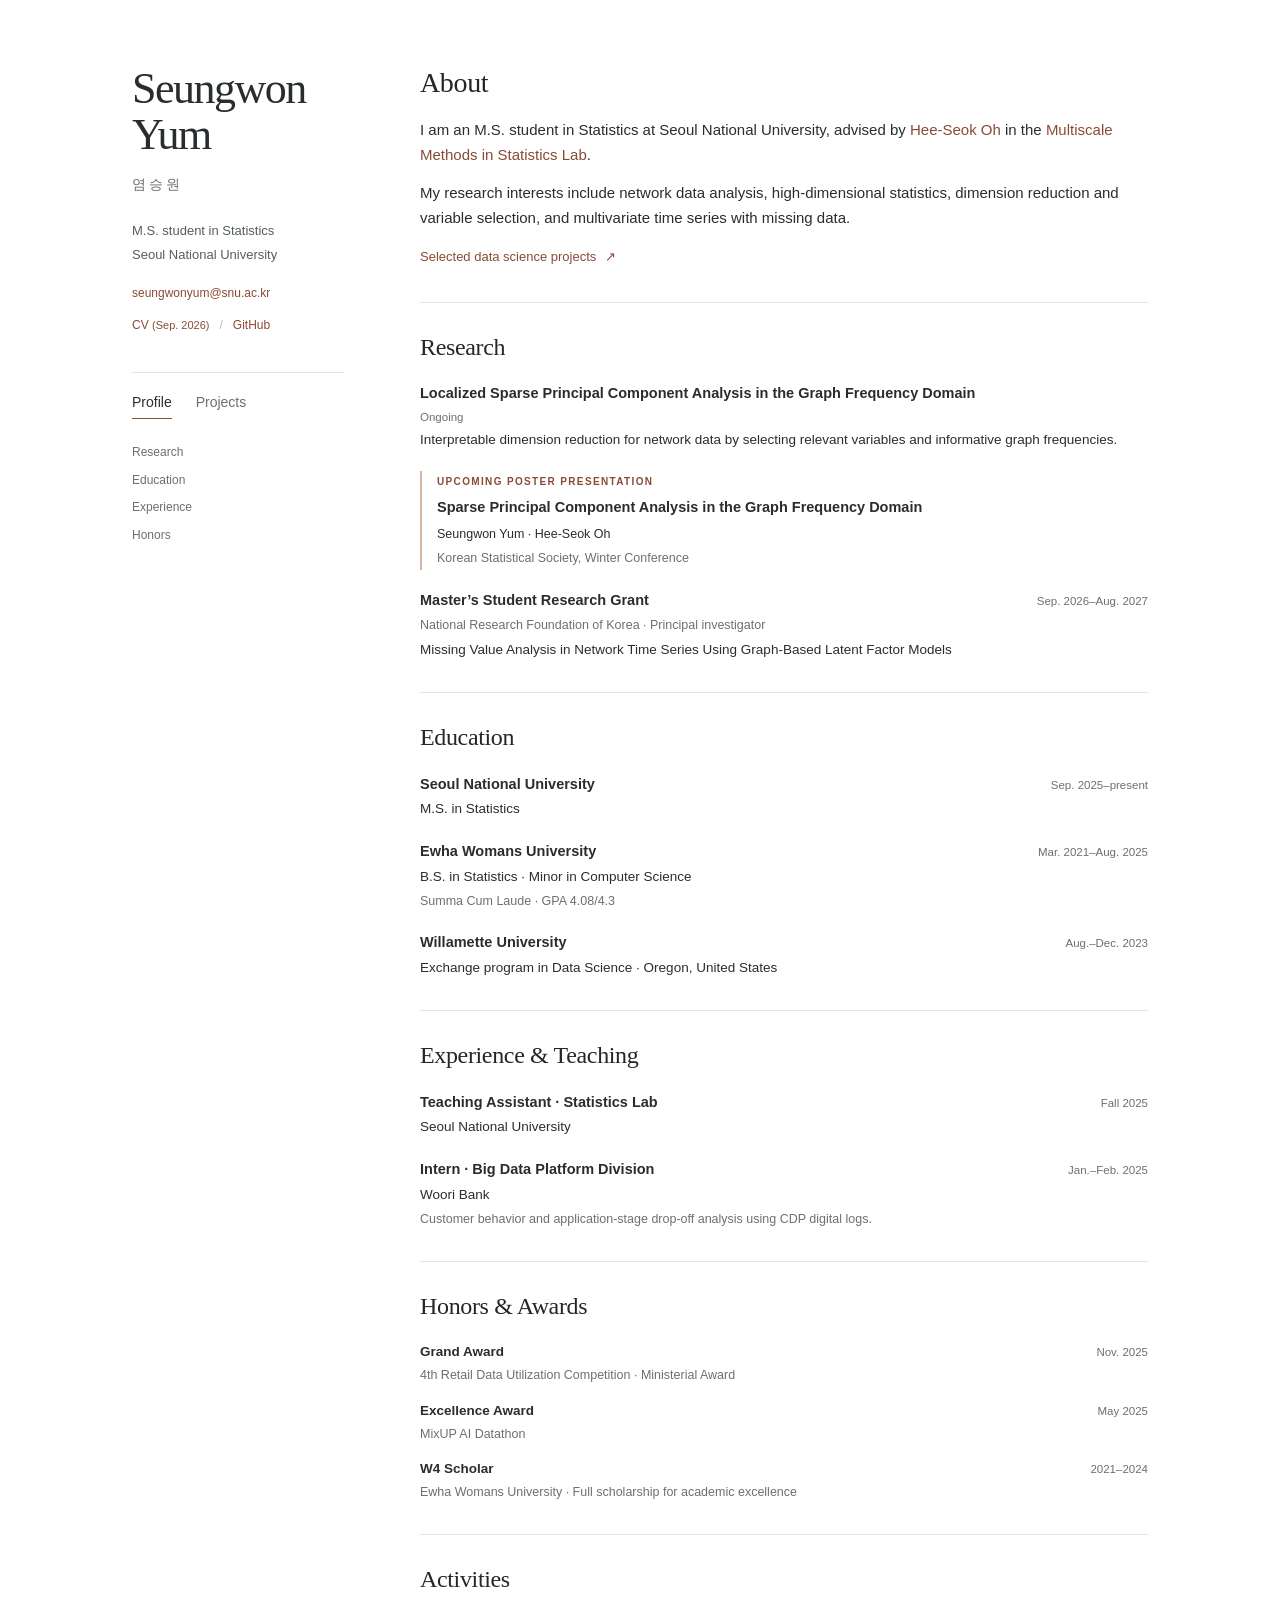
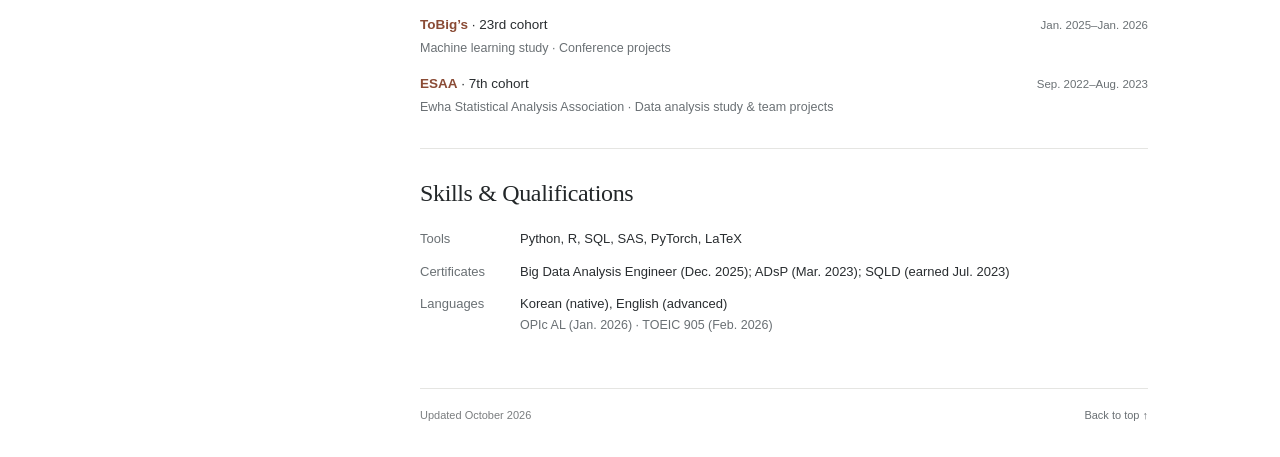
<file: index.html>
<!doctype html>
<html lang="en"><head>
<meta charset="utf-8"><meta name="viewport" content="width=device-width, initial-scale=1">
<title>Seungwon Yum</title>
<meta name="description" content="Seungwon Yum, M.S. student in Statistics at Seoul National University. Research in graph-frequency methods, sparse dimension reduction, and network data analysis.">
<meta name="theme-color" content="#ffffff"><link rel="canonical" href="https://anwishn.github.io/">
<meta property="og:title" content="Seungwon Yum"><meta property="og:description" content="Statistics at Seoul National University. Research, academic profile, and data science projects."><meta property="og:type" content="website"><meta property="og:url" content="https://anwishn.github.io/">
<link rel="icon" href="assets/favicon.svg" type="image/svg+xml"><link rel="stylesheet" href="styles.css">
<script type="application/ld+json">{"@context":"https://schema.org","@type":"Person","name":"Seungwon Yum","alternateName":"염승원","url":"https://anwishn.github.io/","email":"seungwonyum@snu.ac.kr","sameAs":["https://github.com/anwishn"],"affiliation":{"@type":"CollegeOrUniversity","name":"Seoul National University"}}</script>
</head><body><a class="skip" href="#main">Skip to content</a>
<div class="layout"><header class="identity">
<a class="name" href="./" aria-label="Seungwon Yum home">Seungwon <span>Yum</span></a>
<p class="korean-name" lang="ko">염승원</p>
<p class="affiliation">M.S. student in Statistics<span>Seoul National University</span></p>
<div class="contact"><a class="email" href="mailto:seungwonyum@snu.ac.kr">seungwonyum@snu.ac.kr</a><div><a href="assets/seungwon-yum-cv.pdf" target="_blank" rel="noopener">CV <span class="cv-date">(Sep. 2026)</span></a><span class="sep">/</span><a href="https://github.com/anwishn" target="_blank" rel="noopener">GitHub</a></div></div>
<nav class="page-nav" aria-label="Main navigation"><a href="./" aria-current="page">Profile</a><a href="projects.html">Projects</a></nav>
<nav class="section-nav" aria-label="On this page"><a href="#research">Research</a><a href="#education">Education</a><a href="#experience">Experience</a><a href="#honors">Honors</a></nav>
</header><div class="content"><main id="main">
<section class="intro" aria-labelledby="about-title"><h1 id="about-title">About</h1>
<p>I am an M.S. student in Statistics at Seoul National University, advised by <a href="https://sites.google.com/site/heeseokoh" target="_blank" rel="noopener">Hee-Seok Oh</a> in the <a href="https://sites.google.com/view/snumultiscale/" target="_blank" rel="noopener">Multiscale Methods in Statistics Lab</a>.</p>
<p>My research interests include network data analysis, high-dimensional statistics, dimension reduction and variable selection, and multivariate time series with missing data.</p>
<a class="text-link" href="projects.html">Selected data science projects <span aria-hidden="true">↗</span></a>
</section>
<section id="research"><h2>Research</h2>
<article class="entry"><div class="entry-heading"><h3>Localized Sparse Principal Component Analysis in the Graph Frequency Domain</h3><span class="date">Ongoing</span></div><p>Interpretable dimension reduction for network data by selecting relevant variables and informative graph frequencies.</p></article>
<article class="entry presentation"><p class="eyebrow">Upcoming poster presentation</p><h3>Sparse Principal Component Analysis in the Graph Frequency Domain</h3><p class="authors">Seungwon Yum · Hee-Seok Oh</p><p class="meta">Korean Statistical Society, Winter Conference</p></article>
<article class="entry"><div class="entry-heading"><h3>Master’s Student Research Grant</h3><span class="date">Sep. 2026–Aug. 2027</span></div><p class="meta">National Research Foundation of Korea · Principal investigator</p><p>Missing Value Analysis in Network Time Series Using Graph-Based Latent Factor Models</p></article>
</section>
<section id="education"><h2>Education</h2><div class="entries">
<article class="entry"><div class="entry-heading"><h3>Seoul National University</h3><span class="date">Sep. 2025–present</span></div><p>M.S. in Statistics</p></article>
<article class="entry"><div class="entry-heading"><h3>Ewha Womans University</h3><span class="date">Mar. 2021–Aug. 2025</span></div><p>B.S. in Statistics · Minor in Computer Science</p><p class="meta">Summa Cum Laude · GPA 4.08/4.3</p></article>
<article class="entry"><div class="entry-heading"><h3>Willamette University</h3><span class="date">Aug.–Dec. 2023</span></div><p>Exchange program in Data Science · Oregon, United States</p></article>
</div></section>
<section id="experience"><h2>Experience &amp; Teaching</h2><div class="entries">
<article class="entry"><div class="entry-heading"><h3>Teaching Assistant · Statistics Lab</h3><span class="date">Fall 2025</span></div><p>Seoul National University</p></article>
<article class="entry"><div class="entry-heading"><h3>Intern · Big Data Platform Division</h3><span class="date">Jan.–Feb. 2025</span></div><p>Woori Bank</p><p class="meta">Customer behavior and application-stage drop-off analysis using CDP digital logs.</p></article>
</div></section>
<section id="honors"><h2>Honors &amp; Awards</h2><ul class="compact-list">
<li><div><strong>Grand Award</strong><span class="meta">4th Retail Data Utilization Competition · Ministerial Award</span></div><span class="date">Nov. 2025</span></li>
<li><div><strong>Excellence Award</strong><span class="meta">MixUP AI Datathon</span></div><span class="date">May 2025</span></li>
<li><div><strong>W4 Scholar</strong><span class="meta">Ewha Womans University · Full scholarship for academic excellence</span></div><span class="date">2021–2024</span></li>
</ul></section>
<section id="community"><h2>Activities</h2><ul class="compact-list">
<li><div><strong><a href="https://www.datamarket.ai.kr/" target="_blank" rel="noopener">ToBig’s</a></strong> · 23rd cohort<span class="meta">Machine learning study · Conference projects</span></div><span class="date">Jan. 2025–Jan. 2026</span></li>
<li><div><strong><a href="https://nature.ewha.ac.kr/naturea/activity/esaa.do" target="_blank" rel="noopener">ESAA</a></strong> · 7th cohort<span class="meta">Ewha Statistical Analysis Association · Data analysis study &amp; team projects</span></div><span class="date">Sep. 2022–Aug. 2023</span></li>
</ul></section>
<section id="additional"><h2>Skills &amp; Qualifications</h2><dl class="qualifications">
<div><dt>Tools</dt><dd>Python, R, SQL, SAS, PyTorch, LaTeX</dd></div>
<div><dt>Certificates</dt><dd>Big Data Analysis Engineer (Dec. 2025); ADsP (Mar. 2023); SQLD (earned Jul. 2023)</dd></div>
<div><dt>Languages</dt><dd>Korean (native), English (advanced)<span class="meta">OPIc AL (Jan. 2026) · TOEIC 905 (Feb. 2026)</span></dd></div>
</dl></section></main>
<footer><span>Updated October 2026</span><a href="#main">Back to top ↑</a></footer></div></div></body></html>
</file>
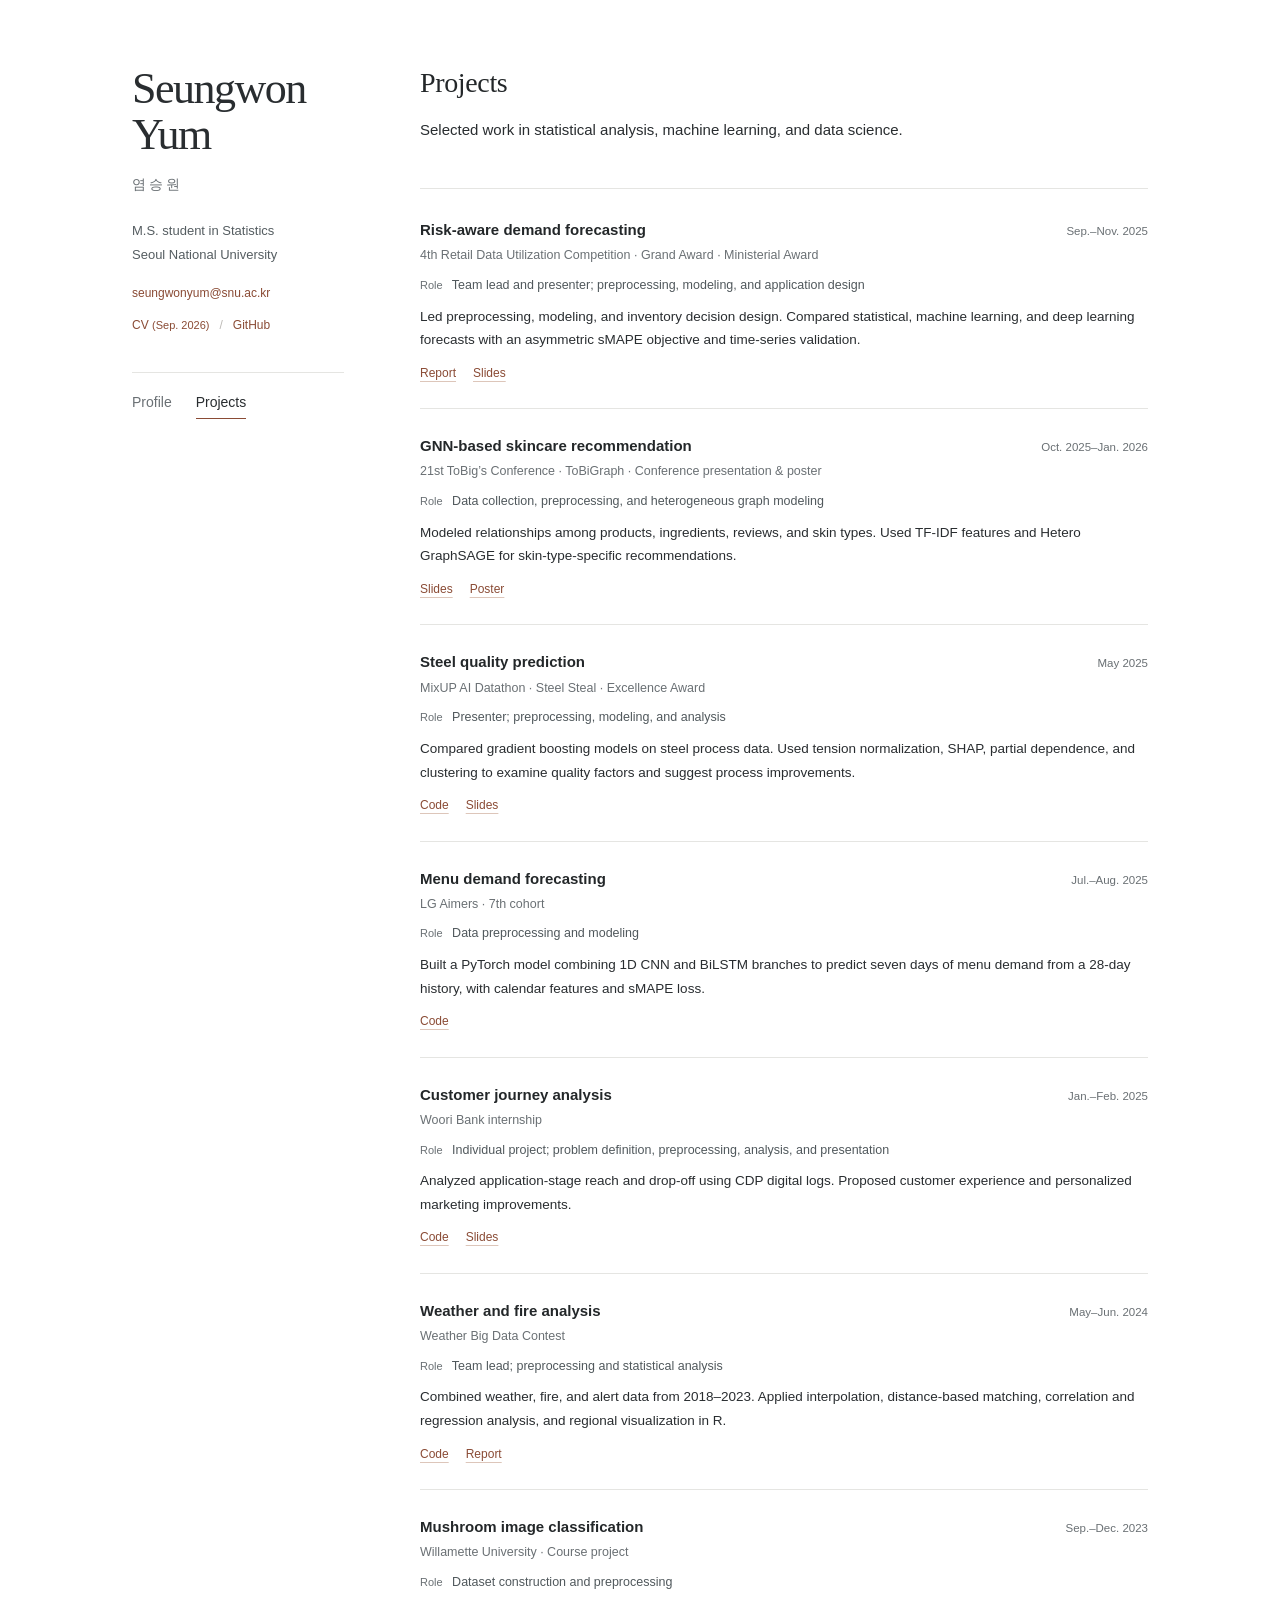
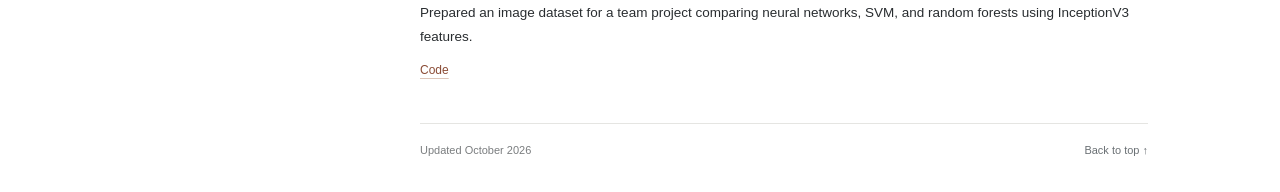
<file: projects.html>
<!doctype html>
<html lang="en"><head>
<meta charset="utf-8"><meta name="viewport" content="width=device-width, initial-scale=1">
<title>Projects · Seungwon Yum</title>
<meta name="description" content="Seungwon Yum, M.S. student in Statistics at Seoul National University. Research in graph-frequency methods, sparse dimension reduction, and network data analysis.">
<meta name="theme-color" content="#ffffff"><link rel="canonical" href="https://anwishn.github.io/projects.html">
<meta property="og:title" content="Projects · Seungwon Yum"><meta property="og:description" content="Statistics at Seoul National University. Research, academic profile, and data science projects."><meta property="og:type" content="website"><meta property="og:url" content="https://anwishn.github.io/projects.html">
<link rel="icon" href="assets/favicon.svg" type="image/svg+xml"><link rel="stylesheet" href="styles.css">
<script type="application/ld+json">{"@context":"https://schema.org","@type":"Person","name":"Seungwon Yum","alternateName":"염승원","url":"https://anwishn.github.io/","email":"seungwonyum@snu.ac.kr","sameAs":["https://github.com/anwishn"],"affiliation":{"@type":"CollegeOrUniversity","name":"Seoul National University"}}</script>
</head><body><a class="skip" href="#main">Skip to content</a>
<div class="layout"><header class="identity">
<a class="name" href="./" aria-label="Seungwon Yum home">Seungwon <span>Yum</span></a>
<p class="korean-name" lang="ko">염승원</p>
<p class="affiliation">M.S. student in Statistics<span>Seoul National University</span></p>
<div class="contact"><a class="email" href="mailto:seungwonyum@snu.ac.kr">seungwonyum@snu.ac.kr</a><div><a href="assets/seungwon-yum-cv.pdf" target="_blank" rel="noopener">CV <span class="cv-date">(Sep. 2026)</span></a><span class="sep">/</span><a href="https://github.com/anwishn" target="_blank" rel="noopener">GitHub</a></div></div>
<nav class="page-nav" aria-label="Main navigation"><a href="./">Profile</a><a href="projects.html" aria-current="page">Projects</a></nav>

</header><div class="content"><main id="main"><section class="intro"><h1>Projects</h1><p>Selected work in statistical analysis, machine learning, and data science.</p></section><section id="selected" class="project-list" aria-label="Selected projects"><article class="project" id="retail-forecasting"><div class="project-heading"><h2>Risk-aware demand forecasting</h2><span class="date">Sep.–Nov. 2025</span></div><p class="project-context">4th Retail Data Utilization Competition · Grand Award · Ministerial Award</p><p class="role"><span>Role</span> Team lead and presenter; preprocessing, modeling, and application design</p><p class="project-description">Led preprocessing, modeling, and inventory decision design. Compared statistical, machine learning, and deep learning forecasts with an asymmetric sMAPE objective and time-series validation.</p><div class="resource-links" aria-label="Materials for Risk-aware demand forecasting"><a href="https://github.com/anwishn/project/blob/main/%5B6.%20%EC%9C%A0%ED%86%B5%20%EA%B3%B5%EB%AA%A8%EC%A0%84%5D%20%EC%9C%A0%ED%86%B5%EB%8D%B0%EC%9D%B4%ED%84%B0%20%ED%99%9C%EC%9A%A9%20%EA%B2%BD%EC%A7%84%EB%8C%80%ED%9A%8C%20%EB%B6%84%EC%84%9D%EB%B3%B4%EA%B3%A0%EC%84%9C.pdf" target="_blank" rel="noopener">Report</a><a href="https://github.com/anwishn/project/blob/main/%5B6.%20%EC%9C%A0%ED%86%B5%20%EA%B3%B5%EB%AA%A8%EC%A0%84%5D%20%EC%9C%A0%ED%86%B5%EB%8D%B0%EC%9D%B4%ED%84%B0%ED%99%9C%EC%9A%A9%EA%B2%BD%EC%A7%84%EB%8C%80%ED%9A%8C%20%EB%B0%9C%ED%91%9C%20PPT.pdf" target="_blank" rel="noopener">Slides</a></div></article><article class="project" id="skincare-gnn"><div class="project-heading"><h2>GNN-based skincare recommendation</h2><span class="date">Oct. 2025–Jan. 2026</span></div><p class="project-context">21st ToBig’s Conference · ToBiGraph · Conference presentation &amp; poster</p><p class="role"><span>Role</span> Data collection, preprocessing, and heterogeneous graph modeling</p><p class="project-description">Modeled relationships among products, ingredients, reviews, and skin types. Used TF-IDF features and Hetero GraphSAGE for skin-type-specific recommendations.</p><div class="resource-links" aria-label="Materials for GNN-based skincare recommendation"><a href="https://github.com/anwishn/project/blob/main/%5B7.%20GNN%20%EC%B6%94%EC%B2%9C%EC%8B%9C%EC%8A%A4%ED%85%9C%5D%20%EC%A0%9C%2021%ED%9A%8C%20%ED%88%AC%EB%B9%85%EC%8A%A4%20%EC%BB%A8%ED%8D%BC%EB%9F%B0%EC%8A%A4%20%EB%B0%9C%ED%91%9C%20PPT.pdf" target="_blank" rel="noopener">Slides</a><a href="https://github.com/anwishn/project/blob/main/%5B7.%20GNN%20%EC%B6%94%EC%B2%9C%EC%8B%9C%EC%8A%A4%ED%85%9C%5D%20%EC%A0%9C%2021%ED%9A%8C%20%ED%88%AC%EB%B9%85%EC%8A%A4%20%EC%BB%A8%ED%8D%BC%EB%9F%B0%EC%8A%A4%20%ED%8F%AC%EC%8A%A4%ED%84%B0.pdf" target="_blank" rel="noopener">Poster</a></div></article><article class="project" id="steel-quality"><div class="project-heading"><h2>Steel quality prediction</h2><span class="date">May 2025</span></div><p class="project-context">MixUP AI Datathon · Steel Steal · Excellence Award</p><p class="role"><span>Role</span> Presenter; preprocessing, modeling, and analysis</p><p class="project-description">Compared gradient boosting models on steel process data. Used tension normalization, SHAP, partial dependence, and clustering to examine quality factors and suggest process improvements.</p><div class="resource-links" aria-label="Materials for Steel quality prediction"><a href="https://github.com/anwishn/project/blob/main/%5B4.%20%ED%88%AC%EB%B9%85%EC%8A%A4%20%EB%8D%B0%EC%9D%B4%ED%84%B0%ED%86%A4%5D%20ai_datathon_code.ipynb" target="_blank" rel="noopener">Code</a><a href="https://github.com/anwishn/project/blob/main/%5B4.%20%ED%88%AC%EB%B9%85%EC%8A%A4%20%EB%8D%B0%EC%9D%B4%ED%84%B0%ED%86%A4%5D%20MixUP_AI_Datathon_ppt.pdf" target="_blank" rel="noopener">Slides</a></div></article><article class="project" id="menu-demand"><div class="project-heading"><h2>Menu demand forecasting</h2><span class="date">Jul.–Aug. 2025</span></div><p class="project-context">LG Aimers · 7th cohort</p><p class="role"><span>Role</span> Data preprocessing and modeling</p><p class="project-description">Built a PyTorch model combining 1D CNN and BiLSTM branches to predict seven days of menu demand from a 28-day history, with calendar features and sMAPE loss.</p><div class="resource-links" aria-label="Materials for Menu demand forecasting"><a href="https://github.com/anwishn/project/blob/main/%5B5.%20LG%20Aimers%207%EA%B8%B0%5D%20LG_Aimers_7%EA%B8%B0_1DCNN%2Bbilstm.ipynb" target="_blank" rel="noopener">Code</a></div></article><article class="project" id="customer-journey"><div class="project-heading"><h2>Customer journey analysis</h2><span class="date">Jan.–Feb. 2025</span></div><p class="project-context">Woori Bank internship</p><p class="role"><span>Role</span> Individual project; problem definition, preprocessing, analysis, and presentation</p><p class="project-description">Analyzed application-stage reach and drop-off using CDP digital logs. Proposed customer experience and personalized marketing improvements.</p><div class="resource-links" aria-label="Materials for Customer journey analysis"><a href="https://github.com/anwishn/project/blob/main/[3.%20%EC%9A%B0%EB%A6%AC%EC%9D%80%ED%96%89%20%EC%9D%B8%ED%84%B4]%20%EC%9A%B0%EB%A6%AC%EC%9D%80%ED%96%89%20%EA%B0%9C%EC%9D%B8%EA%B3%BC%EC%A0%9C_%EB%B6%84%EC%84%9D%20%EC%BD%94%EB%93%9C.pdf" target="_blank" rel="noopener">Code</a><a href="https://github.com/anwishn/project/blob/main/[3.%20%E1%84%8B%E1%85%AE%E1%84%85%E1%85%B5%E1%84%8B%E1%85%B3%E1%86%AB%E1%84%92%E1%85%A2%E1%86%BC%20%E1%84%8B%E1%85%B5%E1%86%AB%E1%84%90%E1%85%A5%E1%86%AB]%20%E1%84%8B%E1%85%AE%E1%84%85%E1%85%B5%E1%84%8B%E1%85%B3%E1%86%AB%E1%84%92%E1%85%A2%E1%86%BC%20%E1%84%80%E1%85%A2%E1%84%8B%E1%85%B5%E1%86%AB%E1%84%80%E1%85%AA%E1%84%8C%E1%85%A6%20%E1%84%87%E1%85%A1%E1%86%AF%E1%84%91%E1%85%AD%20PPT.pdf" target="_blank" rel="noopener">Slides</a></div></article><article class="project" id="weather-fire"><div class="project-heading"><h2>Weather and fire analysis</h2><span class="date">May–Jun. 2024</span></div><p class="project-context">Weather Big Data Contest</p><p class="role"><span>Role</span> Team lead; preprocessing and statistical analysis</p><p class="project-description">Combined weather, fire, and alert data from 2018–2023. Applied interpolation, distance-based matching, correlation and regression analysis, and regional visualization in R.</p><div class="resource-links" aria-label="Materials for Weather and fire analysis"><a href="https://github.com/anwishn/project/blob/main/%5B2.%20%EA%B8%B0%EC%83%81%EC%B2%AD%20%EB%B9%85%EB%8D%B0%EC%9D%B4%ED%84%B0%20%EC%BD%98%ED%85%8C%EC%8A%A4%ED%8A%B8%5D%20%EC%B5%9C%EC%A2%85%20code.R" target="_blank" rel="noopener">Code</a><a href="https://github.com/anwishn/project/blob/main/%5B2.%20%EA%B8%B0%EC%83%81%EC%B2%AD%20%EB%B9%85%EB%8D%B0%EC%9D%B4%ED%84%B0%20%EC%BD%98%ED%85%8C%EC%8A%A4%ED%8A%B8%5D%20%EC%B5%9C%EC%A2%85%EA%B3%B5%EB%AA%A8%EC%95%88.pdf" target="_blank" rel="noopener">Report</a></div></article><article class="project" id="mushroom-vision"><div class="project-heading"><h2>Mushroom image classification</h2><span class="date">Sep.–Dec. 2023</span></div><p class="project-context">Willamette University · Course project</p><p class="role"><span>Role</span> Dataset construction and preprocessing</p><p class="project-description">Prepared an image dataset for a team project comparing neural networks, SVM, and random forests using InceptionV3 features.</p><div class="resource-links" aria-label="Materials for Mushroom image classification"><a href="https://github.com/anwishn/project/blob/main/%5B1.%20%EA%B5%90%ED%99%98%ED%95%99%EC%83%9D%20%ED%94%84%EB%A1%9C%EC%A0%9D%ED%8A%B8%5D%20Mushroom_Model_final.ipynb" target="_blank" rel="noopener">Code</a></div></article></section></main>
<footer><span>Updated October 2026</span><a href="#main">Back to top ↑</a></footer></div></div></body></html>
</file>
<file: styles.css>
:root{--ink:#292d30;--muted:#6a7074;--accent:#8a4b35;--line:#e5e5e2;--serif:Georgia,"Times New Roman",serif;--sans:-apple-system,BlinkMacSystemFont,"Segoe UI",Arial,sans-serif}
*{box-sizing:border-box}html{scroll-behavior:smooth;scroll-padding-top:32px}body{margin:0;background:#fff;color:var(--ink);font-family:var(--sans);font-size:15px;line-height:1.7;-webkit-font-smoothing:antialiased}a{color:var(--accent);text-decoration:none;text-underline-offset:4px}a:hover{text-decoration:underline}a:focus-visible{outline:2px solid var(--accent);outline-offset:5px;border-radius:1px}::selection{background:#efe1d9;color:#222}.layout{max-width:1100px;margin:0 auto;padding:66px 42px 32px;display:grid;grid-template-columns:212px minmax(0,1fr);gap:76px}.identity{align-self:start;position:sticky;top:56px}.name{font-family:var(--serif);font-size:44px;line-height:1.04;letter-spacing:-1.5px;color:var(--ink);display:inline-block}.name span{display:block}.name:hover{text-decoration:none}.korean-name{font-size:14px;color:var(--muted);letter-spacing:3px;margin:15px 0 23px}.affiliation{font-size:13px;line-height:1.8;margin:0 0 16px;color:#555d61}.affiliation span{display:block}.contact{font-size:12px;line-height:1.9}.contact .email{display:block;margin-bottom:9px}.contact .sep{margin:0 10px;color:#bcb9b5}.cv-date{font-size:11px}.page-nav{display:flex;gap:24px;margin-top:35px;border-top:1px solid var(--line);padding-top:18px;font-size:14px}.page-nav a{color:var(--muted);padding:0 0 4px}.page-nav a[aria-current]{color:var(--ink);border-bottom:1px solid var(--accent)}.section-nav{display:flex;flex-direction:column;align-items:flex-start;gap:7px;margin-top:23px;font-size:12px}.section-nav a{color:var(--muted)}.content{min-width:0}h1,h2,h3,p{margin:0}h1,h2{font-family:var(--serif);font-weight:400;color:#232729;letter-spacing:-.35px}h1{font-size:28px;line-height:1.2;margin:0 0 17px}h2{font-size:24px;line-height:1.3;margin-bottom:19px}h3{font-family:var(--sans);font-size:14.5px;font-weight:600;line-height:1.55}p+p{margin-top:8px}.intro{padding-bottom:28px}.intro p{margin:0 0 12px}.intro .text-link{display:inline-block;font-size:13px;margin-top:1px}.text-link span{margin-left:5px}main>section+section{padding-top:29px;border-top:1px solid var(--line);margin-top:6px}section{padding-bottom:25px;scroll-margin-top:28px}.entry+.entry{margin-top:19px}.entry-heading{display:flex;justify-content:space-between;align-items:baseline;gap:18px}.entry-heading h3{flex:1}.date{flex-shrink:0;color:var(--muted);font-size:11.5px;font-variant-numeric:tabular-nums;line-height:1.6;white-space:nowrap}.entry p{font-size:13.5px;line-height:1.7;margin-top:3px}.entry .meta,.meta{font-size:12.5px;line-height:1.65;color:var(--muted)}.entry .eyebrow{font-size:10px;text-transform:uppercase;letter-spacing:1.35px;font-weight:600;color:var(--accent);margin:0 0 6px}.presentation{padding:2px 0 2px 15px;border-left:2px solid #d6b4a3}.presentation h3{max-width:530px}.entry .authors{font-size:12.5px;margin-top:5px}.compact-list{list-style:none;padding:0;margin:0}.compact-list li{display:flex;justify-content:space-between;align-items:baseline;gap:22px;font-size:13.5px;margin-bottom:14px}.compact-list li:last-child{margin-bottom:0}.compact-list strong{font-weight:600}.compact-list .meta{display:block;margin-top:1px}.qualifications{margin:0;font-size:13px}.qualifications>div{display:grid;grid-template-columns:88px 1fr;gap:12px;margin-bottom:10px}.qualifications dt{color:var(--muted)}.qualifications dd{margin:0}.qualifications .meta{display:block}footer{border-top:1px solid var(--line);margin-top:18px;padding-top:17px;display:flex;justify-content:space-between;font-size:11px;color:#7a7d7f}footer a{color:var(--muted)}.skip{position:fixed;top:-60px;left:12px;background:white;border:1px solid var(--accent);padding:6px 14px;z-index:3}.skip:focus{top:12px}
.project-list{padding-bottom:0}.project{padding-bottom:25px}.project+.project{padding-top:25px;border-top:1px solid var(--line)}.project-heading{display:flex;align-items:baseline;justify-content:space-between;gap:16px}.project h2{font-family:var(--sans);font-size:15px;font-weight:600;line-height:1.55;letter-spacing:0;margin:0}.project-context{font-size:12.5px;color:var(--muted);margin-top:4px;line-height:1.65}.project .role{font-size:12.5px;line-height:1.65;margin:9px 0;color:#50585c}.role>span{color:var(--muted);font-size:11px;margin-right:6px}.project-description{font-size:13.5px;line-height:1.75}.resource-links{display:flex;flex-wrap:wrap;gap:17px;margin-top:11px;font-size:12px}.resource-links a{text-decoration:underline;text-decoration-color:#ddc6ba}.resource-links a:hover{text-decoration-color:var(--accent)}
@media(min-width:900px){#research>.entry:first-of-type .entry-heading{display:block}#research>.entry:first-of-type .date{display:block;margin:3px 0}#research>.entry:last-of-type .entry-heading{flex-wrap:wrap;gap:3px 16px}}
@media(max-width:900px){.layout{grid-template-columns:185px minmax(0,1fr);gap:40px;padding:50px 30px}.name{font-size:39px}.entry-heading{display:block}.entry-heading .date{display:block;margin-top:2px}.compact-list li{gap:14px}.compact-list .date{font-size:10.5px}}
@media(max-width:680px){html{scroll-padding-top:20px}.layout{display:block;padding:32px 24px 24px}.identity{position:static;margin-bottom:32px}.name{font-size:37px;letter-spacing:-1.2px}.name span{display:inline}.korean-name{display:inline-block;vertical-align:baseline;margin:0 0 0 11px;letter-spacing:2px;font-size:12px}.affiliation{margin:13px 0 11px;font-size:12px;line-height:1.65}.affiliation span{display:inline}.affiliation span:before{content:" · "}.contact{font-size:12px;display:flex;flex-wrap:wrap;gap:2px 18px}.contact .email{margin:0}.page-nav{margin-top:21px;padding-top:13px;gap:26px;font-size:13px}.section-nav{display:none}body{font-size:14px;line-height:1.75}h1{font-size:26px;margin-bottom:14px}h2{font-size:22px;margin-bottom:17px}.intro{padding-bottom:23px}main>section+section{padding-top:25px}.entry-heading{display:block}.entry-heading .date{margin:1px 0 4px;font-size:11px}.entry h3{font-size:14px}.entry p{font-size:13px}.entry+.entry{margin-top:18px}.compact-list li{display:block;font-size:13px;margin-bottom:17px}.compact-list li .date{display:block;margin-top:2px;font-size:11px}.qualifications>div{grid-template-columns:76px 1fr;gap:10px}.project-heading{display:block}.project h2{font-size:14px}.project-heading .date{display:block;margin-top:3px}.project-context{font-size:12px}.project .role{font-size:12px}footer{font-size:10px;gap:12px}.presentation{padding-left:13px}}
@media(prefers-reduced-motion:reduce){html{scroll-behavior:auto}}
@media print{.layout{display:block;padding:0;max-width:none}.identity{position:static;margin:0 0 24px}.name span{display:inline}.section-nav,.page-nav,.skip,footer{display:none}.korean-name{margin:10px 0}.affiliation{margin:0}.contact{margin-top:5px}.entry,.project{break-inside:avoid}a{color:inherit}}
</file>
